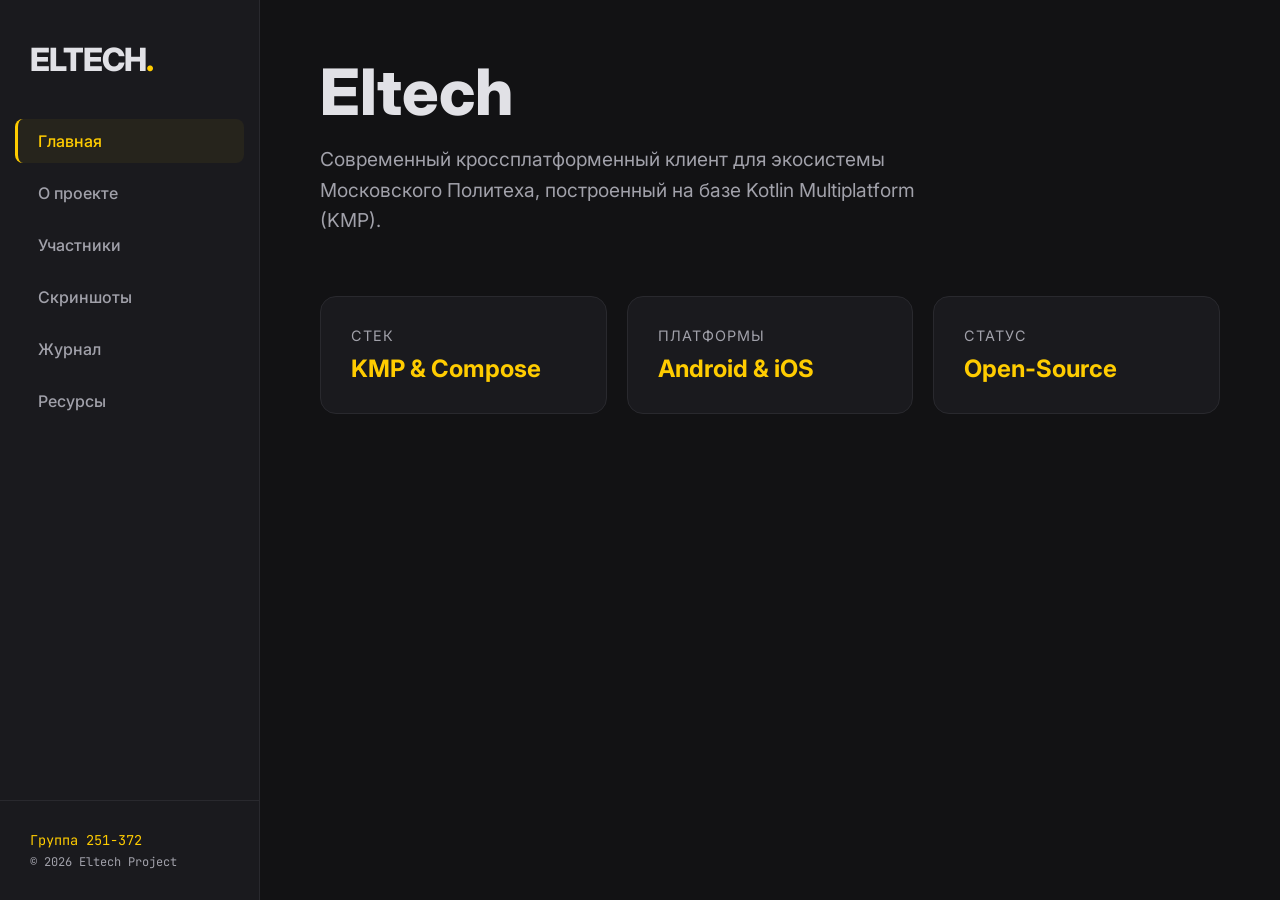
<file: index.html>
<!DOCTYPE html>
<html lang="ru">
<head>
    <meta charset="UTF-8">
    <meta name="viewport" content="width=device-width, initial-scale=1.0">
    <title>Eltech | Мобильный клиент Московского Политеха</title>
    <link rel="stylesheet" href="style.css">
    <link rel="preconnect" href="https://fonts.googleapis.com">
    <link rel="preconnect" href="https://fonts.gstatic.com" crossorigin>
    <link href="https://fonts.googleapis.com/css2?family=Inter:wght@300;400;600;800&family=JetBrains+Mono:wght@400;700&display=swap" rel="stylesheet">
</head>
<body>

    <!-- Left Sidebar Navigation -->
    <nav class="sidebar">
        <div class="sidebar-header">
            <h1 class="logo">ELTECH<span>.</span></h1>
        </div>
        
        <ul class="nav-links">
            <li><a href="#" class="nav-item active" onclick="showSection('home', this)">Главная</a></li>
            <li><a href="#" class="nav-item" onclick="showSection('about', this)">О проекте</a></li>
            <li><a href="#" class="nav-item" onclick="showSection('team', this)">Участники</a></li>
            <li><a href="#" class="nav-item" onclick="showSection('gallery', this)">Скриншоты</a></li>
            <li><a href="#" class="nav-item" onclick="showSection('journal', this)">Журнал</a></li>
            <li><a href="#" class="nav-item" onclick="showSection('resources', this)">Ресурсы</a></li>
        </ul>

        <div class="sidebar-footer">
            <p class="group-info">Группа 251-372</p>
            <p class="copyright">© 2026 Eltech Project</p>
        </div>
    </nav>

    <!-- Main Content Area -->
    <main class="main-content">
        
        <!-- SECTION: HOME -->
        <section id="home" class="tab-content active">
            <div class="hero">
                <h2 class="hero-title">Eltech</h2>
                <p class="hero-subtitle">Современный кроссплатформенный клиент для экосистемы Московского Политеха, построенный на базе Kotlin Multiplatform (KMP).</p>
            </div>
            
            <div class="metrics-grid">
                <div class="metric-card">
                    <span class="metric-label">Стек</span>
                    <span class="metric-value">KMP & Compose</span>
                </div>
                <div class="metric-card">
                    <span class="metric-label">Платформы</span>
                    <span class="metric-value">Android & iOS</span>
                </div>
                <div class="metric-card">
                    <span class="metric-label">Статус</span>
                    <span class="metric-value">Open-Source</span>
                </div>
            </div>
        </section>

        <!-- SECTION: ABOUT -->
        <section id="about" class="tab-content">
            <h2 class="section-title">О проекте</h2>
            <div class="about-grid">
                <div class="info-card">
                    <h3>Актуальность</h3>
                    <p>Отсутствие полноценного мобильного приложения для Московского Политеха создает значительные неудобства при использовании Личного Кабинета со смартфонов. Eltech решает эту проблему, повышая пользовательский опыт студентов и преподавателей.</p>
                </div>
                <div class="info-card">
                    <h3>Цели и Задачи</h3>
                    <p>Создание единого SDK на базе Kotlin Multiplatform для переноса функционала веб-версии ЛК в мобильный формат с соблюдением строгого визуального стиля университета.</p>
                </div>
                <div class="info-card">
                    <h3>Ожидаемые результаты</h3>
                    <p>Запуск официального клиента для iOS и Android, обеспечивающего стабильный доступ к расписанию, успеваемости и новостям вуза.</p>
                </div>
            </div>
        </section>

        <!-- SECTION: TEAM -->
        <section id="team" class="tab-content">
            <h2 class="section-title">Разработчик</h2>
            <div class="team-container">
                <div class="profile-card">
                    <div class="profile-avatar">CA</div>
                    <div class="profile-details">
                        <h3>Сарафанов Алексей Сергеевич</h3>
                        <p class="role">Инженер по информационной безопасности</p>
                        <div class="contribution-box">
                            <strong>Основной вклад:</strong>
                            <p>Обеспечение безопасности SDK, проектирование механизмов безопасной аутентификации запросов, внедрение алгоритмов хеширования пользовательских данных и соли (hash_salt.txt) для комплексной защиты баз данных и файла students.json.</p>
                        </div>
                    </div>
                </div>
            </div>
        </section>

        <!-- SECTION: GALLERY -->
        <section id="gallery" class="tab-content">
    <h2 class="section-title">Скриншоты обучения</h2>
    <div class="gallery-container">
        <div class="card premium-card" style="margin-bottom: 25px;">
            <h3>Профильное мероприятие: Онлайн-конференция с экспертами Яндекс</h3>
            <p style="margin-top: 10px; color: #a8a8b3; line-height: 1.6;">
                В рамках прохождения практики было организовано участие в специализированной видеоконференции, посвящённой коммерческой разработке, выстраиванию ИТ-инфраструктуры и современным технологическим стекам в крупных технологических компаниях. Мероприятие дало детальное понимание реальных процессов проектирования, тестирования и развертывания масштабных программных продуктов.
            </p>
        </div>

        <div class="gallery-grid" style="display: grid; grid-template-columns: repeat(auto-fit, minmax(280px, 1fr)); gap: 20px; margin-top: 20px;">
            <div class="gallery-item" style="background: #1a1a1e; border: 1px solid #29292e; padding: 15px; border-radius: 12px; text-align: center;">
                <div style="width: 100%; height: 180px; overflow: hidden; border-radius: 8px; border: 1px solid #29292e; margin-bottom: 12px; background: #121214; display: flex; align-items: center; justify-content: center;">
                    <img src="docs/images/Screen2.jpg" alt="Онлайн-подключение" style="width: 100%; height: 100%; object-fit: cover;">
                </div>
                <p class="gallery-caption" style="color: #e1e1e6; font-size: 14px; line-height: 1.4;">Онлайн-подключение к трансляции конференции Яндекс</p>
            </div>
            
            <div class="gallery-item" style="background: #1a1a1e; border: 1px solid #29292e; padding: 15px; border-radius: 12px; text-align: center;">
                <div style="width: 100%; height: 180px; overflow: hidden; border-radius: 8px; border: 1px solid #29292e; margin-bottom: 12px; background: #121214; display: flex; align-items: center; justify-content: center;">
                    <img src="docs/images/Screen3.jpg" alt="Алгоритм KD-Tree" style="width: 100%; height: 100%; object-fit: cover;">
                </div>
                <p class="gallery-caption" style="color: #e1e1e6; font-size: 14px; line-height: 1.4;">Разбор алгоритмов пространственного ветвления (KD-Tree)</p>
            </div>
            
            <div class="gallery-item" style="background: #1a1a1e; border: 1px solid #29292e; padding: 15px; border-radius: 12px; text-align: center;">
                <div style="width: 100%; height: 180px; overflow: hidden; border-radius: 8px; border: 1px solid #29292e; margin-bottom: 12px; background: #121214; display: flex; align-items: center; justify-content: center;">
                    <img src="docs/images/Screen1.jpg" alt="Нагрузочный стенд" style="width: 100%; height: 100%; object-fit: cover;">
                </div>
                <p class="gallery-caption" style="color: #e1e1e6; font-size: 14px; line-height: 1.4;">Результаты нагрузочного бенчмаркинга на стенде</p>
            </div>
        </div>
    </div>
</section>
        <!-- SECTION: JOURNAL -->
        <section id="journal" class="tab-content">
            <h2 class="section-title">Журнал прогресса</h2>
            <div class="timeline">
                <div class="timeline-item">
                    <div class="timeline-dot"></div>
                    <div class="timeline-date">01.03.2026</div>
                    <div class="timeline-content">
                        <h4>SDK_Eltech & Документация</h4>
                        <p>Начата разработка основной библиотеки (SDK) для взаимодействия с API университета. Подготовлено техническое описание базовых методов и структур запросов.</p>
                    </div>
                </div>
                <div class="timeline-item">
                    <div class="timeline-dot"></div>
                    <div class="timeline-date">15.03.2026</div>
                    <div class="timeline-content">
                        <h4>Экран физической культуры</h4>
                        <p>Реализован экран для отслеживания прогресса по физкультуре, включая отображение накопленных баллов и посещений.</p>
                    </div>
                </div>
                <div class="timeline-item">
                    <div class="timeline-dot"></div>
                    <div class="timeline-date">26.03.2026</div>
                    <div class="timeline-content">
                        <h4>Интеграция с LMS</h4>
                        <p>Реализован базовый функционал взаимодействия с Moodle. Настроены механизмы парсинга учебных материалов.</p>
                    </div>
                </div>
                <div class="timeline-item">
                    <div class="timeline-dot"></div>
                    <div class="timeline-date">15.04.2026</div>
                    <div class="timeline-content">
                        <h4>Доменный слой (Domain Layer)</h4>
                        <p>Завершена работа над архитектурой бизнес-сущностей (Entity) и сценариев использования (Use Cases).</p>
                    </div>
                </div>
                <div class="timeline-item">
                    <div class="timeline-dot"></div>
                    <div class="timeline-date">22.04.2026</div>
                    <div class="timeline-content">
                        <h4>Экран расписания</h4>
                        <p>Реализована базовая верстка основного экрана с адаптивными UI-компонентами и логикой переключения дат.</p>
                    </div>
                </div>
            </div>
        </section>

        <!-- SECTION: RESOURCES -->
        <section id="resources" class="tab-content">
            <h2 class="section-title">Полезные ресурсы</h2>
            
            <div class="resource-category">
                <h3>Организация-партнёр</h3>
                <div class="resource-grid">
                    <a href="https://mospolytech.ru/" target="_blank" class="res-card">Московский Политех</a>
                    <a href="https://mospolytech.ru/obuchenie/fakultety-i-instituty/fakultet-it/" target="_blank" class="res-card">Центр компетенций «ИТ-кластер»</a>
                </div>
            </div>

            <div class="resource-category">
                <h3>Kotlin Multiplatform</h3>
                <div class="resource-grid">
                    <a href="https://kotlinlang.org/docs/multiplatform.html" target="_blank" class="res-card">Официальная документация KMP</a>
                    <a href="https://www.jetbrains.com/kotlin-multiplatform/" target="_blank" class="res-card">KMP для iOS и Android</a>
                    <a href="https://www.jetbrains.com/lp/compose-multiplatform/" target="_blank" class="res-card">Compose Multiplatform</a>
                    <a href="https://github.com/terrakok/kmp-awesome" target="_blank" class="res-card">KMP Awesome List</a>
                </div>
            </div>

            <div class="resource-category">
                <h3>Android разработка</h3>
                <div class="resource-grid">
                    <a href="https://developer.android.com/" target="_blank" class="res-card">Android Developers</a>
                    <a href="https://m3.material.io/" target="_blank" class="res-card">Material Design 3</a>
                    <a href="https://developer.android.com/modern-android-development" target="_blank" class="res-card">Modern Android Dev (MAD)</a>
                </div>
            </div>

            <div class="resource-category">
                <h3>Обучающие курсы и статьи</h3>
                <div class="resource-grid">
                    <a href="https://metaclass.ru/" target="_blank" class="res-card">Metaclass: Android с нуля</a>
                    <a href="https://medium.com/tag/kotlin-multiplatform" target="_blank" class="res-card">Medium: KMP Topic</a>
                    <a href="https://habr.com/ru/hub/mobile_dev/" target="_blank" class="res-card">Habr: Мобильная разработка</a>
                </div>
            </div>
        </section>
    </main>

    <script>
        function showSection(sectionId, element) {
            // Hide all sections
            const sections = document.querySelectorAll('.tab-content');
            sections.forEach(section => {
                section.classList.remove('active');
                section.style.display = 'none';
            });

            // Show target section
            const targetSection = document.getElementById(sectionId);
            targetSection.classList.add('active');
            targetSection.style.display = 'block';

            // Update active nav link
            const navItems = document.querySelectorAll('.nav-item');
            navItems.forEach(item => item.classList.remove('active'));
            element.classList.add('active');
        }

        // Initialize first section
        window.onload = () => {
            showSection('home', document.querySelector('.nav-item.active'));
        };
    </script>
</body>
</html>
</file>
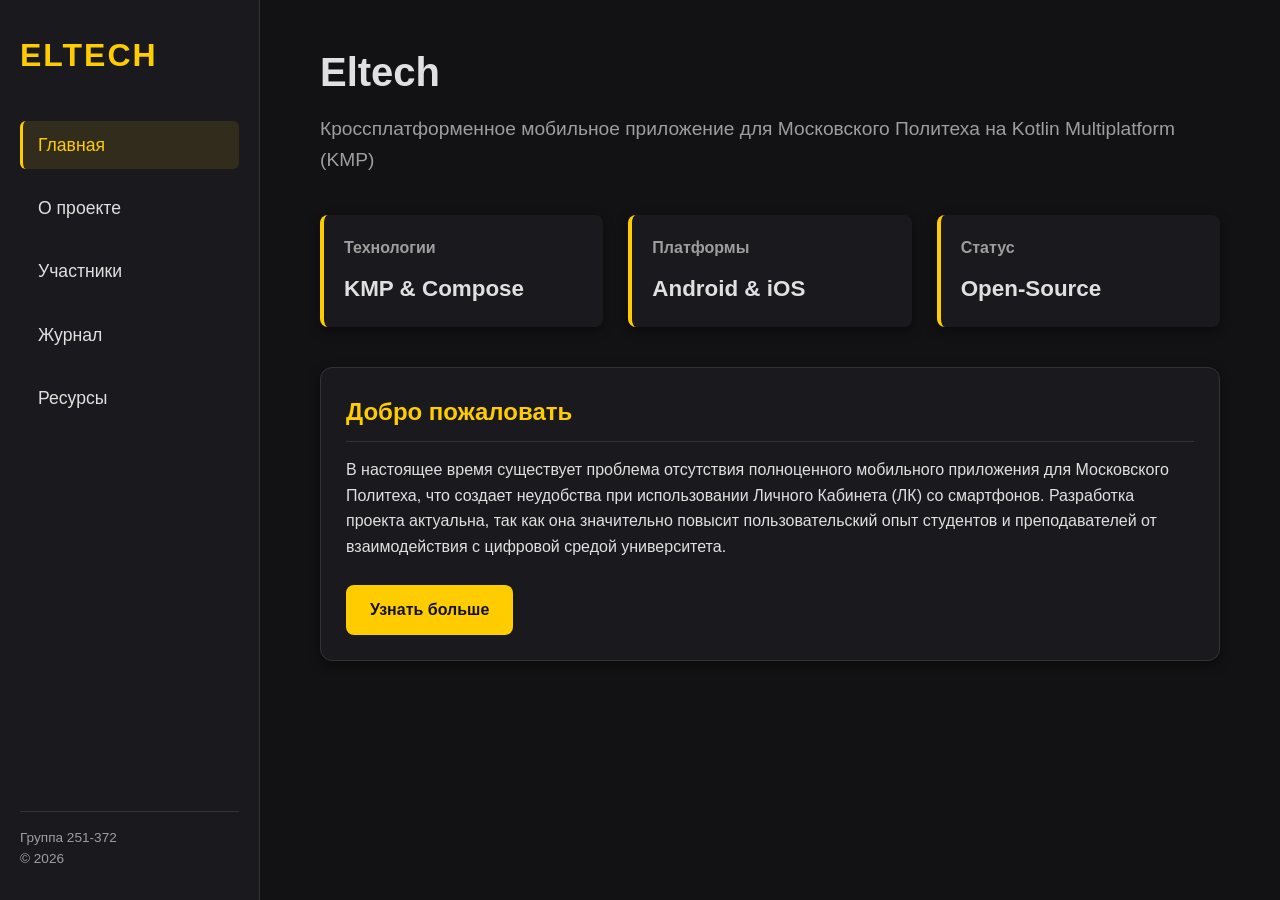
<file: site/index.html>
<!DOCTYPE html>
<html lang="ru">
<head>
    <meta charset="UTF-8">
    <meta name="viewport" content="width=device-width, initial-scale=1.0">
    <title>Eltech - Главная</title>
    <link rel="stylesheet" href="style.css">
</head>
<body>

    <aside class="sidebar">
        <div class="sidebar-header">
            <div class="sidebar-title">Eltech</div>
        </div>
        <nav class="sidebar-nav">
            <ul>
                <li><a href="index.html" class="active">Главная</a></li>
                <li><a href="about.html">О проекте</a></li>
                <li><a href="team.html">Участники</a></li>
                <li><a href="journal.html">Журнал</a></li>
                <li><a href="resources.html">Ресурсы</a></li>
            </ul>
        </nav>
        <div class="sidebar-footer">
            <p>Группа 251-372</p>
            <p>&copy; 2026</p>
        </div>
    </aside>

    <main class="main-content">
        <h1 class="page-title">Eltech</h1>
        <p class="page-subtitle">Кроссплатформенное мобильное приложение для Московского Политеха на Kotlin Multiplatform (KMP)</p>

        <div class="metrics-grid">
            <div class="metric-card">
                <h3>Технологии</h3>
                <p>KMP &amp; Compose</p>
            </div>
            <div class="metric-card">
                <h3>Платформы</h3>
                <p>Android &amp; iOS</p>
            </div>
            <div class="metric-card">
                <h3>Статус</h3>
                <p>Open-Source</p>
            </div>
        </div>

        <div class="card">
            <h2>Добро пожаловать</h2>
            <p>В настоящее время существует проблема отсутствия полноценного мобильного приложения для Московского Политеха, что создает неудобства при использовании Личного Кабинета (ЛК) со смартфонов. Разработка проекта актуальна, так как она значительно повысит пользовательский опыт студентов и преподавателей от взаимодействия с цифровой средой университета.</p>
            <br>
            <a href="about.html" class="btn">Узнать больше</a>
        </div>
    </main>

</body>
</html>
</file>
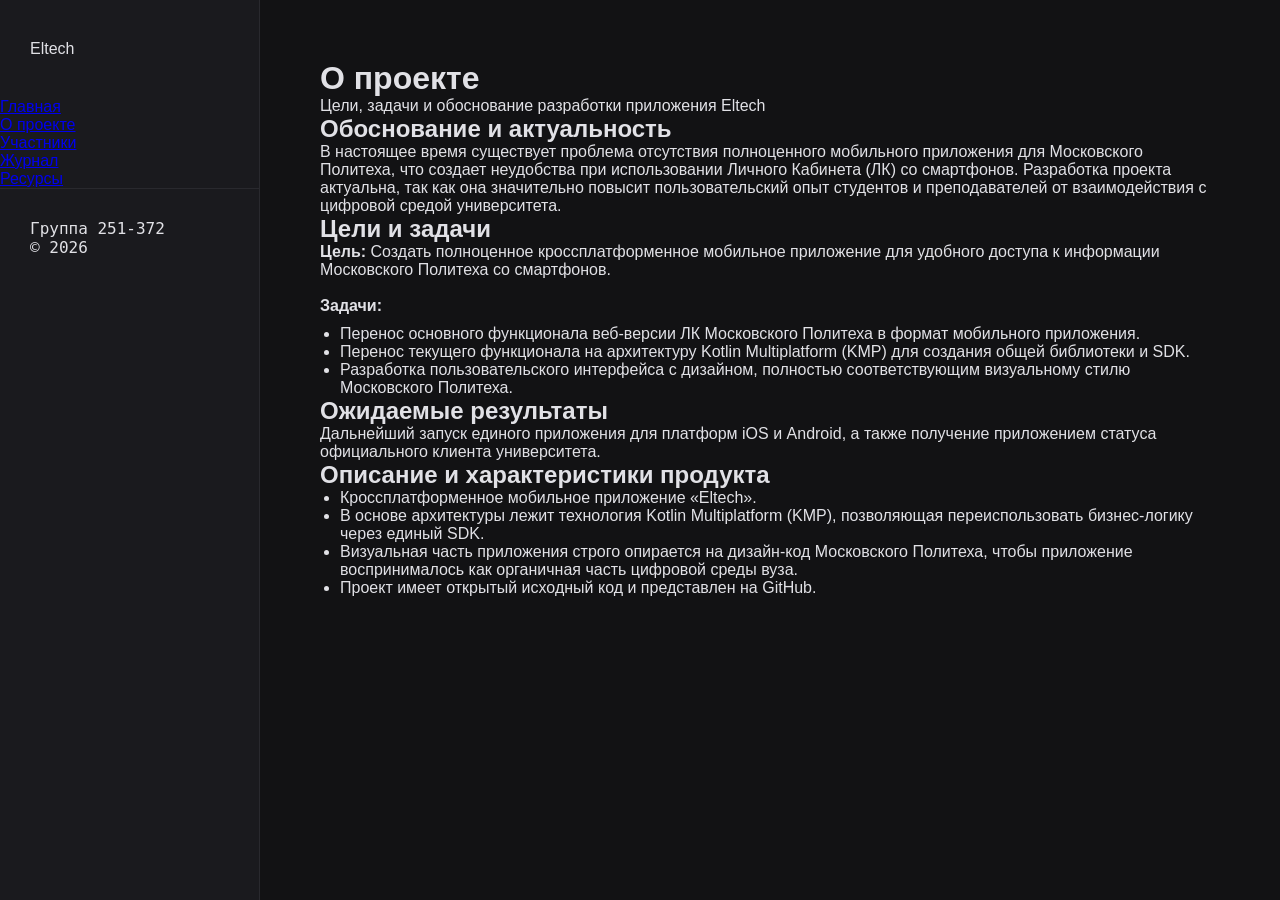
<file: about.html>
<!DOCTYPE html>
<html lang="ru">
<head>
    <meta charset="UTF-8">
    <meta name="viewport" content="width=device-width, initial-scale=1.0">
    <title>Eltech - О проекте</title>
    <link rel="stylesheet" href="style.css">
</head>
<body>

    <aside class="sidebar">
        <div class="sidebar-header">
            <div class="sidebar-title">Eltech</div>
        </div>
        <nav class="sidebar-nav">
            <ul>
                <li><a href="index.html">Главная</a></li>
                <li><a href="about.html" class="active">О проекте</a></li>
                <li><a href="team.html">Участники</a></li>
                <li><a href="journal.html">Журнал</a></li>
                <li><a href="resources.html">Ресурсы</a></li>
            </ul>
        </nav>
        <div class="sidebar-footer">
            <p>Группа 251-372</p>
            <p>&copy; 2026</p>
        </div>
    </aside>

    <main class="main-content">
        <h1 class="page-title">О проекте</h1>
        <p class="page-subtitle">Цели, задачи и обоснование разработки приложения Eltech</p>

        <div class="card">
            <h2>Обоснование и актуальность</h2>
            <p>В настоящее время существует проблема отсутствия полноценного мобильного приложения для Московского Политеха, что создает неудобства при использовании Личного Кабинета (ЛК) со смартфонов. Разработка проекта актуальна, так как она значительно повысит пользовательский опыт студентов и преподавателей от взаимодействия с цифровой средой университета.</p>
        </div>

        <div class="card">
            <h2>Цели и задачи</h2>
            <p><strong>Цель:</strong> Создать полноценное кроссплатформенное мобильное приложение для удобного доступа к информации Московского Политеха со смартфонов.</p>
            <br>
            <p><strong>Задачи:</strong></p>
            <ul style="margin-left: 20px; margin-top: 10px;">
                <li>Перенос основного функционала веб-версии ЛК Московского Политеха в формат мобильного приложения.</li>
                <li>Перенос текущего функционала на архитектуру Kotlin Multiplatform (KMP) для создания общей библиотеки и SDK.</li>
                <li>Разработка пользовательского интерфейса с дизайном, полностью соответствующим визуальному стилю Московского Политеха.</li>
            </ul>
        </div>

        <div class="card">
            <h2>Ожидаемые результаты</h2>
            <p>Дальнейший запуск единого приложения для платформ iOS и Android, а также получение приложением статуса официального клиента университета.</p>
        </div>

        <div class="card">
            <h2>Описание и характеристики продукта</h2>
            <ul style="margin-left: 20px;">
                <li>Кроссплатформенное мобильное приложение «Eltech».</li>
                <li>В основе архитектуры лежит технология Kotlin Multiplatform (KMP), позволяющая переиспользовать бизнес-логику через единый SDK.</li>
                <li>Визуальная часть приложения строго опирается на дизайн-код Московского Политеха, чтобы приложение воспринималось как органичная часть цифровой среды вуза.</li>
                <li>Проект имеет открытый исходный код и представлен на GitHub.</li>
            </ul>
        </div>
    </main>

</body>
</html>
</file>
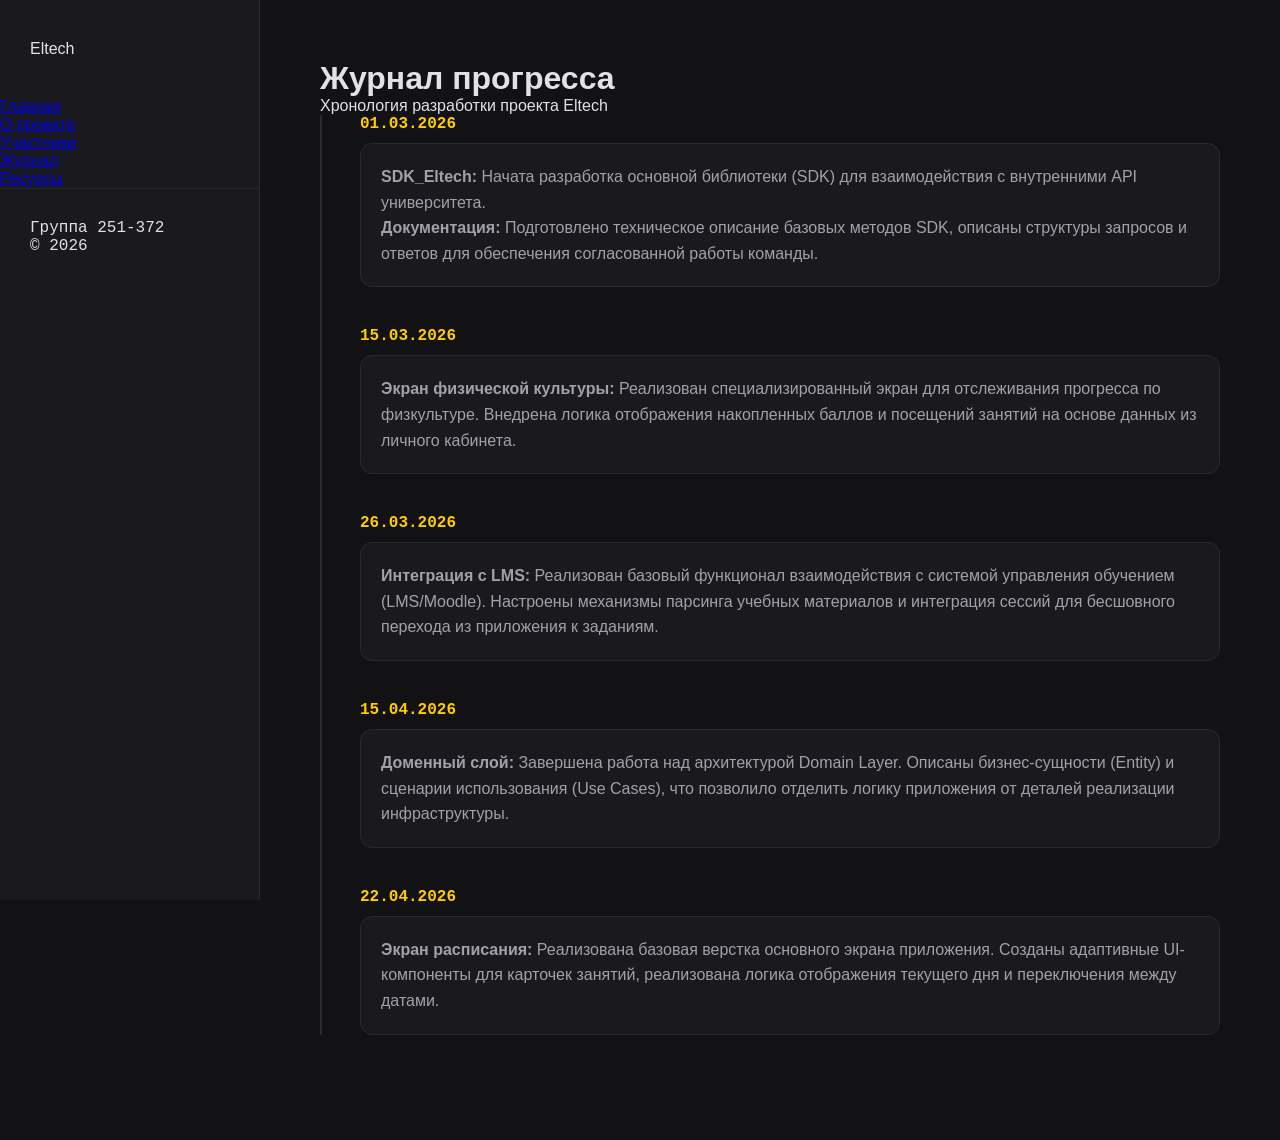
<file: journal.html>
<!DOCTYPE html>
<html lang="ru">
<head>
    <meta charset="UTF-8">
    <meta name="viewport" content="width=device-width, initial-scale=1.0">
    <title>Eltech - Журнал прогресса</title>
    <link rel="stylesheet" href="style.css">
</head>
<body>

    <aside class="sidebar">
        <div class="sidebar-header">
            <div class="sidebar-title">Eltech</div>
        </div>
        <nav class="sidebar-nav">
            <ul>
                <li><a href="index.html">Главная</a></li>
                <li><a href="about.html">О проекте</a></li>
                <li><a href="team.html">Участники</a></li>
                <li><a href="journal.html" class="active">Журнал</a></li>
                <li><a href="resources.html">Ресурсы</a></li>
            </ul>
        </nav>
        <div class="sidebar-footer">
            <p>Группа 251-372</p>
            <p>&copy; 2026</p>
        </div>
    </aside>

    <main class="main-content">
        <h1 class="page-title">Журнал прогресса</h1>
        <p class="page-subtitle">Хронология разработки проекта Eltech</p>

        <div class="timeline">
            <div class="timeline-item">
                <div class="timeline-date">01.03.2026</div>
                <div class="timeline-content">
                    <p><strong>SDK_Eltech:</strong> Начата разработка основной библиотеки (SDK) для взаимодействия с внутренними API университета.</p>
                    <p><strong>Документация:</strong> Подготовлено техническое описание базовых методов SDK, описаны структуры запросов и ответов для обеспечения согласованной работы команды.</p>
                </div>
            </div>

            <div class="timeline-item">
                <div class="timeline-date">15.03.2026</div>
                <div class="timeline-content">
                    <p><strong>Экран физической культуры:</strong> Реализован специализированный экран для отслеживания прогресса по физкультуре. Внедрена логика отображения накопленных баллов и посещений занятий на основе данных из личного кабинета.</p>
                </div>
            </div>

            <div class="timeline-item">
                <div class="timeline-date">26.03.2026</div>
                <div class="timeline-content">
                    <p><strong>Интеграция с LMS:</strong> Реализован базовый функционал взаимодействия с системой управления обучением (LMS/Moodle). Настроены механизмы парсинга учебных материалов и интеграция сессий для бесшовного перехода из приложения к заданиям.</p>
                </div>
            </div>

            <div class="timeline-item">
                <div class="timeline-date">15.04.2026</div>
                <div class="timeline-content">
                    <p><strong>Доменный слой:</strong> Завершена работа над архитектурой Domain Layer. Описаны бизнес-сущности (Entity) и сценарии использования (Use Cases), что позволило отделить логику приложения от деталей реализации инфраструктуры.</p>
                </div>
            </div>

            <div class="timeline-item">
                <div class="timeline-date">22.04.2026</div>
                <div class="timeline-content">
                    <p><strong>Экран расписания:</strong> Реализована базовая верстка основного экрана приложения. Созданы адаптивные UI-компоненты для карточек занятий, реализована логика отображения текущего дня и переключения между датами.</p>
                </div>
            </div>
        </div>
    </main>

</body>
</html>
</file>
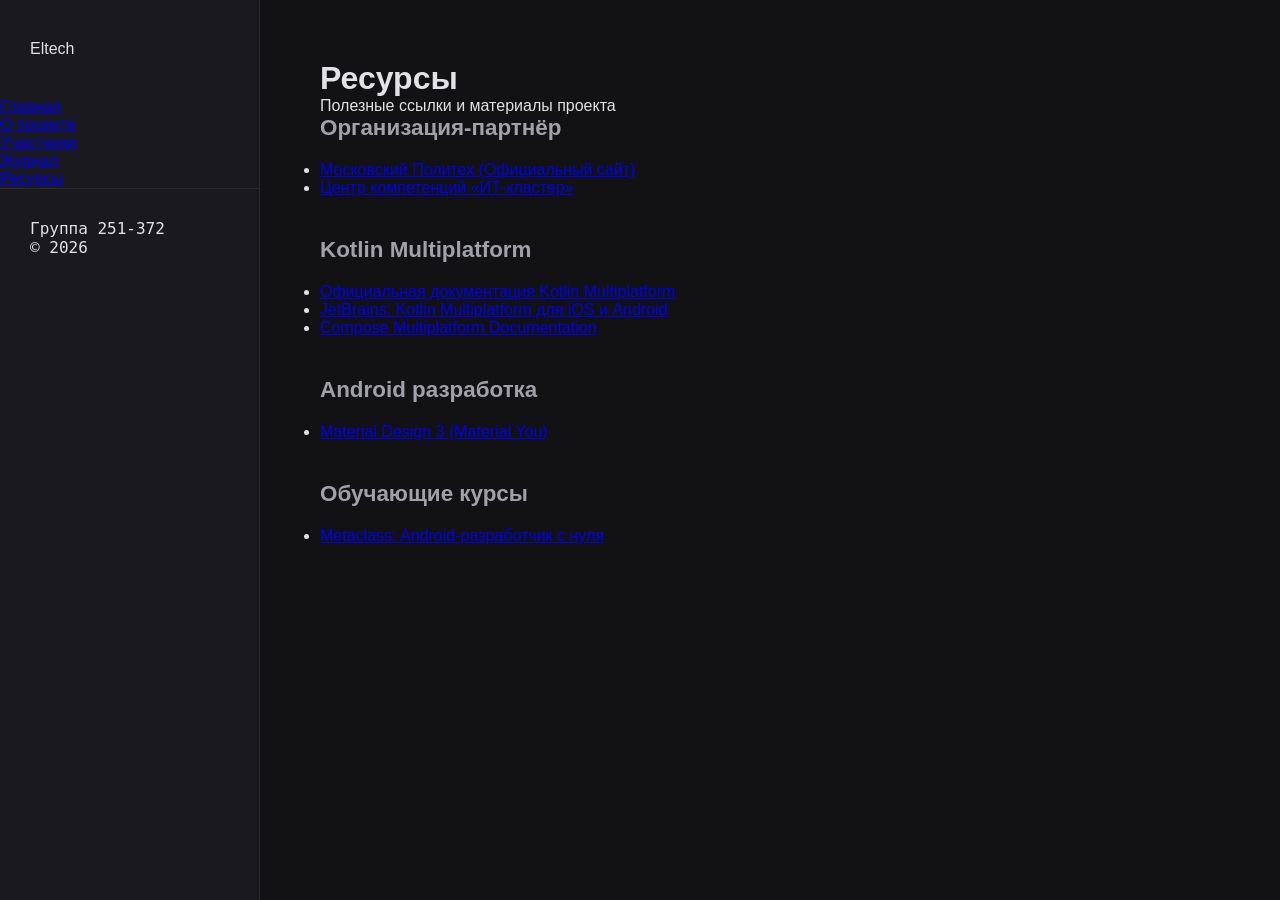
<file: resources.html>
<!DOCTYPE html>
<html lang="ru">
<head>
    <meta charset="UTF-8">
    <meta name="viewport" content="width=device-width, initial-scale=1.0">
    <title>Eltech - Ресурсы</title>
    <link rel="stylesheet" href="style.css">
</head>
<body>

    <aside class="sidebar">
        <div class="sidebar-header">
            <div class="sidebar-title">Eltech</div>
        </div>
        <nav class="sidebar-nav">
            <ul>
                <li><a href="index.html">Главная</a></li>
                <li><a href="about.html">О проекте</a></li>
                <li><a href="team.html">Участники</a></li>
                <li><a href="journal.html">Журнал</a></li>
                <li><a href="resources.html" class="active">Ресурсы</a></li>
            </ul>
        </nav>
        <div class="sidebar-footer">
            <p>Группа 251-372</p>
            <p>&copy; 2026</p>
        </div>
    </aside>

    <main class="main-content">
        <h1 class="page-title">Ресурсы</h1>
        <p class="page-subtitle">Полезные ссылки и материалы проекта</p>

        <div class="resources-grid">
            <div class="resource-category">
                <h3>Организация-партнёр</h3>
                <ul class="resource-list">
                    <li><a href="https://mospolytech.ru/" target="_blank" rel="noopener noreferrer">Московский Политех (Официальный сайт)</a></li>
                    <li><a href="https://mospolytech.ru/obuchenie/fakultety-i-instituty/fakultet-it/" target="_blank" rel="noopener noreferrer">Центр компетенций «ИТ-кластер»</a></li>
                </ul>
            </div>

            <div class="resource-category">
                <h3>Kotlin Multiplatform</h3>
                <ul class="resource-list">
                    <li><a href="https://kotlinlang.org/docs/multiplatform.html" target="_blank" rel="noopener noreferrer">Официальная документация Kotlin Multiplatform</a></li>
                    <li><a href="https://www.jetbrains.com/kotlin-multiplatform/" target="_blank" rel="noopener noreferrer">JetBrains: Kotlin Multiplatform для iOS и Android</a></li>
                    <li><a href="https://www.jetbrains.com/lp/compose-multiplatform/" target="_blank" rel="noopener noreferrer">Compose Multiplatform Documentation</a></li>
                </ul>
            </div>

            <div class="resource-category">
                <h3>Android разработка</h3>
                <ul class="resource-list">
                    <li><a href="https://m3.material.io/" target="_blank" rel="noopener noreferrer">Material Design 3 (Material You)</a></li>
                </ul>
            </div>

            <div class="resource-category">
                <h3>Обучающие курсы</h3>
                <ul class="resource-list">
                    <li><a href="https://metaclass.ru/" target="_blank" rel="noopener noreferrer">Metaclass: Android-разработчик с нуля</a></li>
                </ul>
            </div>
        </div>
    </main>

</body>
</html>
</file>
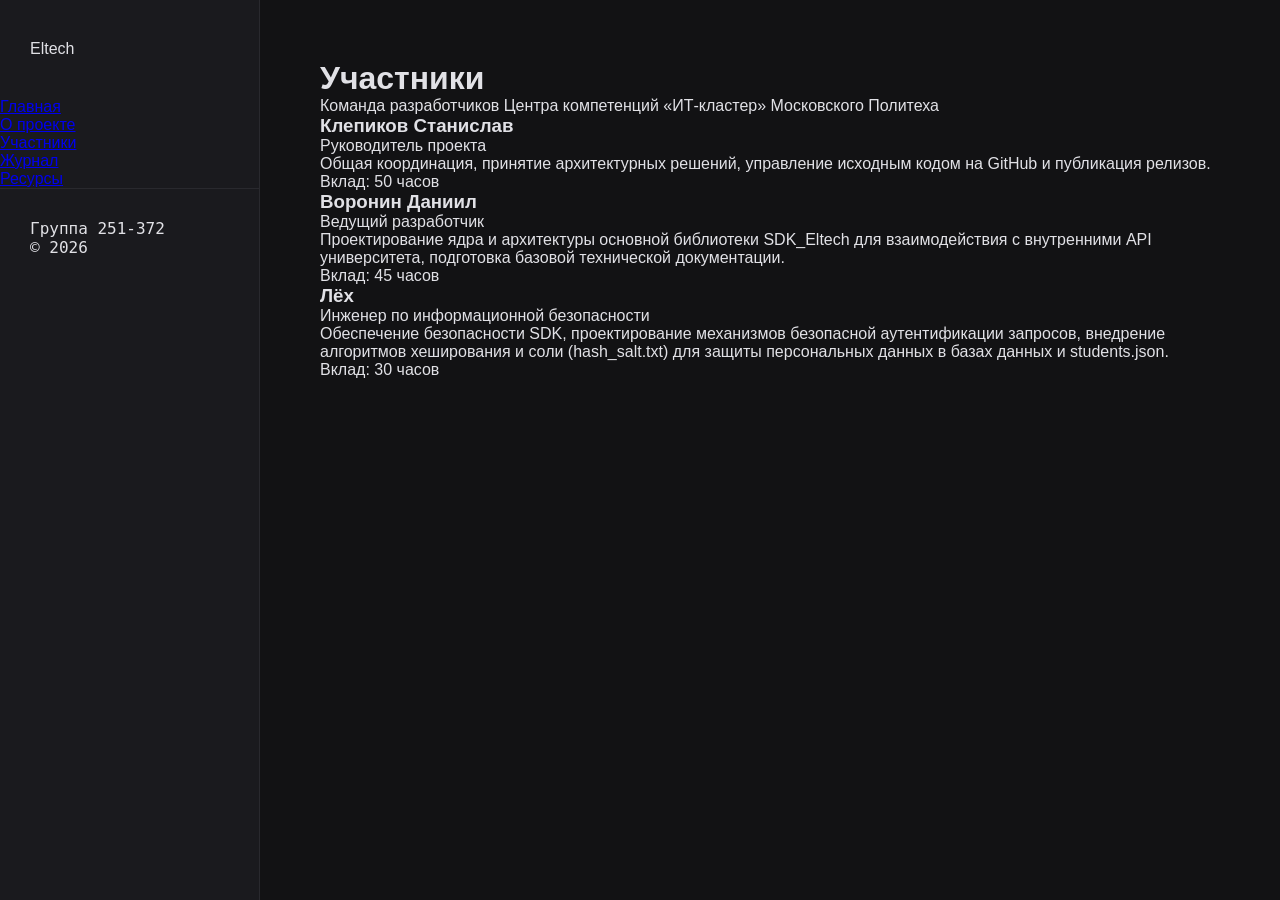
<file: team.html>
<!DOCTYPE html>
<html lang="ru">
<head>
    <meta charset="UTF-8">
    <meta name="viewport" content="width=device-width, initial-scale=1.0">
    <title>Eltech - Участники</title>
    <link rel="stylesheet" href="style.css">
</head>
<body>

    <aside class="sidebar">
        <div class="sidebar-header">
            <div class="sidebar-title">Eltech</div>
        </div>
        <nav class="sidebar-nav">
            <ul>
                <li><a href="index.html">Главная</a></li>
                <li><a href="about.html">О проекте</a></li>
                <li><a href="team.html" class="active">Участники</a></li>
                <li><a href="journal.html">Журнал</a></li>
                <li><a href="resources.html">Ресурсы</a></li>
            </ul>
        </nav>
        <div class="sidebar-footer">
            <p>Группа 251-372</p>
            <p>&copy; 2026</p>
        </div>
    </aside>

    <main class="main-content">
        <h1 class="page-title">Участники</h1>
        <p class="page-subtitle">Команда разработчиков Центра компетенций «ИТ-кластер» Московского Политеха</p>

        <div class="team-grid">
            <div class="team-member">
                <h3>Клепиков Станислав</h3>
                <div class="team-role">Руководитель проекта</div>
                <p>Общая координация, принятие архитектурных решений, управление исходным кодом на GitHub и публикация релизов.</p>
                <div class="team-hours">Вклад: 50 часов</div>
            </div>

            <div class="team-member">
                <h3>Воронин Даниил</h3>
                <div class="team-role">Ведущий разработчик</div>
                <p>Проектирование ядра и архитектуры основной библиотеки SDK_Eltech для взаимодействия с внутренними API университета, подготовка базовой технической документации.</p>
                <div class="team-hours">Вклад: 45 часов</div>
            </div>

            <div class="team-member">
                <h3>Лёх</h3>
                <div class="team-role">Инженер по информационной безопасности</div>
                <p>Обеспечение безопасности SDK, проектирование механизмов безопасной аутентификации запросов, внедрение алгоритмов хеширования и соли (hash_salt.txt) для защиты персональных данных в базах данных и students.json.</p>
                <div class="team-hours">Вклад: 30 часов</div>
            </div>
        </div>
    </main>

</body>
</html>
</file>
<file: style.css>
/* --- DESIGN TOKENS --- */
:root {
    --bg-dark: #121214;
    --bg-card: #1a1a1e;
    --bg-accent: #29292e;
    --text-main: #e1e1e6;
    --text-muted: #a1a1aa;
    --cyber-yellow: #ffcc00;
    --cyber-yellow-glow: rgba(255, 204, 0, 0.3);
    --sidebar-width: 260px;
    --transition: all 0.3s cubic-bezier(0.4, 0, 0.2, 1);
}

* {
    box-sizing: border-box;
    margin: 0;
    padding: 0;
}

body {
    background-color: var(--bg-dark);
    color: var(--text-main);
    font-family: 'Inter', sans-serif;
    display: flex;
    min-height: 100vh;
    overflow-x: hidden;
}

/* --- SIDEBAR --- */
.sidebar {
    width: var(--sidebar-width);
    height: 100vh;
    background-color: var(--bg-card);
    position: fixed;
    left: 0;
    top: 0;
    display: flex;
    flex-direction: column;
    border-right: 1px solid var(--bg-accent);
    z-index: 100;
}

.sidebar-header {
    padding: 40px 30px;
}

.logo {
    font-size: 2rem;
    font-weight: 800;
    letter-spacing: -1px;
    color: var(--text-main);
}

.logo span {
    color: var(--cyber-yellow);
}

.nav-links {
    list-style: none;
    flex-grow: 1;
    padding: 0 15px;
}

.nav-item {
    display: block;
    padding: 12px 20px;
    color: var(--text-muted);
    text-decoration: none;
    font-weight: 500;
    border-radius: 8px;
    margin-bottom: 8px;
    transition: var(--transition);
    border-left: 3px solid transparent;
}

.nav-item:hover {
    color: var(--text-main);
    background: var(--bg-accent);
}

.nav-item.active {
    color: var(--cyber-yellow);
    background: rgba(255, 204, 0, 0.05);
    border-left: 3px solid var(--cyber-yellow);
}

.sidebar-footer {
    padding: 30px;
    border-top: 1px solid var(--bg-accent);
    font-family: 'JetBrains Mono', monospace;
}

.group-info {
    font-size: 0.85rem;
    color: var(--cyber-yellow);
    margin-bottom: 5px;
}

.copyright {
    font-size: 0.75rem;
    color: var(--text-muted);
}

/* --- MAIN CONTENT --- */
.main-content {
    margin-left: var(--sidebar-width);
    flex-grow: 1;
    padding: 60px;
    max-width: 1200px;
}

.tab-content {
    display: none;
    animation: fadeIn 0.4s ease-out;
}

.tab-content.active {
    display: block;
}

@keyframes fadeIn {
    from { opacity: 0; transform: translateY(10px); }
    to { opacity: 1; transform: translateY(0); }
}

.section-title {
    font-size: 2.5rem;
    font-weight: 800;
    margin-bottom: 40px;
    position: relative;
    display: inline-block;
}

.section-title::after {
    content: '';
    position: absolute;
    bottom: -10px;
    left: 0;
    width: 60px;
    height: 4px;
    background: var(--cyber-yellow);
}

/* --- HOME SECTION --- */
.hero {
    margin-bottom: 60px;
}

.hero-title {
    font-size: 4rem;
    font-weight: 800;
    line-height: 1;
    margin-bottom: 20px;
}

.hero-subtitle {
    font-size: 1.2rem;
    color: var(--text-muted);
    max-width: 600px;
    line-height: 1.6;
}

.metrics-grid {
    display: grid;
    grid-template-columns: repeat(auto-fit, minmax(250px, 1fr));
    gap: 20px;
}

.metric-card {
    background: var(--bg-card);
    padding: 30px;
    border-radius: 16px;
    border: 1px solid var(--bg-accent);
    transition: var(--transition);
}

.metric-card:hover {
    border-color: var(--cyber-yellow);
    transform: translateY(-5px);
    box-shadow: 0 10px 30px rgba(0,0,0,0.5);
}

.metric-label {
    display: block;
    font-size: 0.9rem;
    color: var(--text-muted);
    margin-bottom: 10px;
    text-transform: uppercase;
    letter-spacing: 1px;
}

.metric-value {
    font-size: 1.5rem;
    font-weight: 700;
    color: var(--cyber-yellow);
}

/* --- ABOUT SECTION --- */
.about-grid {
    display: grid;
    grid-template-columns: repeat(auto-fit, minmax(300px, 1fr));
    gap: 25px;
}

.info-card {
    background: var(--bg-card);
    padding: 30px;
    border-radius: 16px;
    border-left: 4px solid var(--cyber-yellow);
}

.info-card h3 {
    margin-bottom: 15px;
    font-size: 1.3rem;
}

.info-card p {
    color: var(--text-muted);
    line-height: 1.6;
}

/* --- TEAM SECTION --- */
.team-container {
    display: flex;
    justify-content: center;
}

.profile-card {
    background: var(--bg-card);
    padding: 40px;
    border-radius: 24px;
    display: flex;
    align-items: center;
    gap: 30px;
    border: 1px solid var(--bg-accent);
    max-width: 800px;
}

.profile-avatar {
    width: 100px;
    height: 100px;
    background: var(--cyber-yellow);
    color: var(--bg-dark);
    border-radius: 20px;
    display: flex;
    align-items: center;
    justify-content: center;
    font-size: 2rem;
    font-weight: 800;
}

.profile-details h3 {
    font-size: 1.8rem;
    margin-bottom: 5px;
}

.role {
    color: var(--cyber-yellow);
    font-weight: 600;
    margin-bottom: 20px;
    display: block;
}

.contribution-box {
    background: var(--bg-accent);
    padding: 20px;
    border-radius: 12px;
    font-size: 0.95rem;
    line-height: 1.6;
    color: var(--text-main);
}

.contribution-box strong {
    display: block;
    margin-bottom: 8px;
    color: var(--cyber-yellow);
}

/* --- GALLERY SECTION --- */
.gallery-grid {
    display: grid;
    grid-template-columns: repeat(auto-fit, minmax(300px, 1fr));
    gap: 30px;
}

.gallery-item {
    text-align: center;
}

.img-placeholder {
    width: 100%;
    aspect-ratio: 4/3;
    background: var(--bg-accent);
    border: 2px dashed var(--cyber-yellow);
    border-radius: 16px;
    display: flex;
    align-items: center;
    justify-content: center;
    color: var(--text-muted);
    margin-bottom: 15px;
    transition: var(--transition);
}

.img-placeholder:hover {
    background: #323238;
    box-shadow: 0 0 20px var(--cyber-yellow-glow);
}

.gallery-caption {
    font-weight: 500;
    color: var(--text-main);
}

/* --- JOURNAL SECTION --- */
.timeline {
    position: relative;
    padding-left: 40px;
}

.timeline::before {
    content: '';
    position: absolute;
    left: 0;
    top: 0;
    bottom: 0;
    width: 2px;
    background: var(--bg-accent);
}

.timeline-item {
    position: relative;
    margin-bottom: 40px;
}

.timeline-dot {
    position: absolute;
    left: -45px;
    top: 5px;
    width: 12px;
    height: 12px;
    background: var(--cyber-yellow);
    border-radius: 50%;
    box-shadow: 0 0 10px var(--cyber-yellow);
}

.timeline-date {
    font-family: 'JetBrains Mono', monospace;
    color: var(--cyber-yellow);
    font-weight: 700;
    margin-bottom: 10px;
}

.timeline-content {
    background: var(--bg-card);
    padding: 20px;
    border-radius: 12px;
    border: 1px solid var(--bg-accent);
}

.timeline-content h4 {
    margin-bottom: 10px;
}

.timeline-content p {
    color: var(--text-muted);
    line-height: 1.6;
}

/* --- RESOURCES SECTION --- */
.resource-category {
    margin-bottom: 40px;
}

.resource-category h3 {
    margin-bottom: 20px;
    font-size: 1.4rem;
    color: var(--text-muted);
}

.resource-grid {
    display: grid;
    grid-template-columns: repeat(auto-fit, minmax(240px, 1fr));
    gap: 15px;
}

.res-card {
    background: var(--bg-card);
    padding: 20px;
    border-radius: 12px;
    color: var(--text-main);
    text-decoration: none;
    border: 1px solid var(--bg-accent);
    transition: var(--transition);
    font-weight: 500;
    display: flex;
    align-items: center;
}

.res-card:hover {
    background: var(--bg-accent);
    border-color: var(--cyber-yellow);
    transform: translateY(-3px);
    box-shadow: 0 5px 15px rgba(0,0,0,0.3);
    color: var(--cyber-yellow);
}

/* --- RESPONSIVE --- */
@media (max-width: 992px) {
    .sidebar {
        width: 80px;
    }
    .sidebar-header .logo, .nav-item span, .sidebar-footer {
        display: none;
    }
    .nav-item {
        text-align: center;
        padding: 15px;
    }
    .main-content {
        margin-left: 80px;
        padding: 30px;
    }
}
</file>
<file: site/style.css>
:root {
    --bg-dark: #121214;
    --bg-panel: #1a1a1e;
    --text-main: #e0e0e0;
    --text-muted: #9e9e9e;
    --accent-yellow: #ffcc00;
    --accent-hover: #e6b800;
    --border-color: #333333;
    --shadow-subtle: 0 4px 12px rgba(0, 0, 0, 0.4);
    --font-family: 'Segoe UI', Roboto, Helvetica, Arial, sans-serif;
    --sidebar-width: 260px;
}

* {
    box-sizing: border-box;
    margin: 0;
    padding: 0;
}

body {
    background-color: var(--bg-dark);
    color: var(--text-main);
    font-family: var(--font-family);
    display: flex;
    min-height: 100vh;
    line-height: 1.6;
}

/* Sidebar Navigation */
.sidebar {
    width: var(--sidebar-width);
    background-color: var(--bg-panel);
    border-right: 1px solid var(--border-color);
    position: fixed;
    top: 0;
    left: 0;
    height: 100vh;
    display: flex;
    flex-direction: column;
    padding: 30px 20px;
    z-index: 1000;
}

.sidebar-header {
    margin-bottom: 40px;
}

.sidebar-title {
    font-size: 2rem;
    font-weight: bold;
    color: var(--accent-yellow);
    text-transform: uppercase;
    letter-spacing: 2px;
}

.sidebar-nav {
    flex-grow: 1;
}

.sidebar-nav ul {
    list-style: none;
    display: flex;
    flex-direction: column;
    gap: 15px;
}

.sidebar-nav a {
    text-decoration: none;
    color: var(--text-main);
    font-size: 1.1rem;
    padding: 10px 15px;
    border-radius: 6px;
    display: block;
    transition: all 0.3s ease;
    border-left: 3px solid transparent;
}

.sidebar-nav a:hover, .sidebar-nav a.active {
    background-color: rgba(255, 204, 0, 0.1);
    color: var(--accent-yellow);
    border-left: 3px solid var(--accent-yellow);
}

.sidebar-footer {
    margin-top: auto;
    font-size: 0.85rem;
    color: var(--text-muted);
    border-top: 1px solid var(--border-color);
    padding-top: 15px;
}

/* Main Content Area */
.main-content {
    margin-left: var(--sidebar-width);
    flex-grow: 1;
    padding: 40px 60px;
    max-width: 1200px;
}

h1.page-title {
    font-size: 2.5rem;
    margin-bottom: 10px;
    color: var(--text-main);
}

.page-subtitle {
    font-size: 1.2rem;
    color: var(--text-muted);
    margin-bottom: 40px;
}

/* Common UI Elements */
.card {
    background-color: var(--bg-panel);
    border: 1px solid var(--border-color);
    border-radius: 12px;
    padding: 25px;
    margin-bottom: 30px;
    box-shadow: var(--shadow-subtle);
}

.card h2 {
    color: var(--accent-yellow);
    margin-bottom: 15px;
    font-size: 1.5rem;
    border-bottom: 1px solid var(--border-color);
    padding-bottom: 10px;
}

.btn {
    display: inline-block;
    background-color: var(--accent-yellow);
    color: #121214;
    padding: 12px 24px;
    border-radius: 8px;
    text-decoration: none;
    font-weight: bold;
    transition: background-color 0.3s ease;
    border: none;
    cursor: pointer;
}

.btn:hover {
    background-color: var(--accent-hover);
}

/* Specific Layouts */

/* Home Dashboard Cards */
.metrics-grid {
    display: grid;
    grid-template-columns: repeat(auto-fit, minmax(280px, 1fr));
    gap: 25px;
    margin-bottom: 40px;
}

.metric-card {
    background-color: var(--bg-panel);
    border-left: 4px solid var(--accent-yellow);
    padding: 20px;
    border-radius: 8px;
    box-shadow: var(--shadow-subtle);
}

.metric-card h3 {
    color: var(--text-muted);
    font-size: 1rem;
    margin-bottom: 10px;
}

.metric-card p {
    font-size: 1.4rem;
    font-weight: bold;
    color: var(--text-main);
}

/* Team Grid */
.team-grid {
    display: grid;
    grid-template-columns: repeat(auto-fit, minmax(300px, 1fr));
    gap: 30px;
}

.team-member {
    background-color: var(--bg-panel);
    border: 1px solid var(--border-color);
    border-radius: 12px;
    padding: 25px;
    box-shadow: var(--shadow-subtle);
    position: relative;
    overflow: hidden;
}

.team-member::before {
    content: '';
    position: absolute;
    top: 0;
    left: 0;
    width: 100%;
    height: 4px;
    background-color: var(--accent-yellow);
}

.team-member h3 {
    color: var(--text-main);
    font-size: 1.3rem;
    margin-bottom: 5px;
}

.team-role {
    color: var(--accent-yellow);
    font-weight: 500;
    margin-bottom: 15px;
    font-size: 0.95rem;
}

.team-hours {
    display: inline-block;
    background-color: rgba(255, 204, 0, 0.1);
    color: var(--accent-yellow);
    padding: 4px 10px;
    border-radius: 4px;
    font-size: 0.85rem;
    margin-top: 15px;
    font-weight: bold;
}

/* Timeline */
.timeline {
    position: relative;
    padding-left: 30px;
    margin-top: 20px;
}

.timeline::before {
    content: '';
    position: absolute;
    left: 0;
    top: 0;
    bottom: 0;
    width: 2px;
    background-color: var(--border-color);
}

.timeline-item {
    position: relative;
    margin-bottom: 30px;
}

.timeline-item::before {
    content: '';
    position: absolute;
    left: -35px;
    top: 5px;
    width: 12px;
    height: 12px;
    border-radius: 50%;
    background-color: var(--bg-dark);
    border: 2px solid var(--accent-yellow);
    z-index: 1;
}

.timeline-date {
    color: var(--accent-yellow);
    font-weight: bold;
    margin-bottom: 8px;
    font-size: 1.1rem;
}

.timeline-content {
    background-color: var(--bg-panel);
    border: 1px solid var(--border-color);
    padding: 20px;
    border-radius: 8px;
    box-shadow: var(--shadow-subtle);
}

/* Resources Grid */
.resources-grid {
    display: grid;
    grid-template-columns: repeat(auto-fit, minmax(300px, 1fr));
    gap: 30px;
}

.resource-category {
    background-color: var(--bg-panel);
    border: 1px solid var(--border-color);
    border-radius: 12px;
    padding: 20px;
    box-shadow: var(--shadow-subtle);
}

.resource-category h3 {
    color: var(--accent-yellow);
    margin-bottom: 15px;
    font-size: 1.2rem;
}

.resource-list {
    list-style: none;
}

.resource-list li {
    margin-bottom: 10px;
}

.resource-list a {
    color: var(--text-main);
    text-decoration: none;
    display: flex;
    align-items: center;
    transition: color 0.3s ease;
}

.resource-list a::before {
    content: '→';
    color: var(--accent-yellow);
    margin-right: 8px;
    font-weight: bold;
}

.resource-list a:hover {
    color: var(--accent-yellow);
}

/* Media Queries */
@media (max-width: 992px) {
    body {
        flex-direction: column;
    }

    .sidebar {
        width: 100%;
        height: auto;
        position: static;
        flex-direction: row;
        align-items: center;
        justify-content: space-between;
        padding: 15px 20px;
        border-right: none;
        border-bottom: 1px solid var(--border-color);
    }

    .sidebar-header {
        margin-bottom: 0;
    }

    .sidebar-nav {
        display: flex;
        align-items: center;
    }

    .sidebar-nav ul {
        flex-direction: row;
    }

    .sidebar-footer {
        display: none;
    }

    .main-content {
        margin-left: 0;
        padding: 30px 20px;
    }
}

@media (max-width: 600px) {
    .sidebar-nav ul {
        flex-wrap: wrap;
        justify-content: center;
        gap: 5px;
    }
}
</file>
